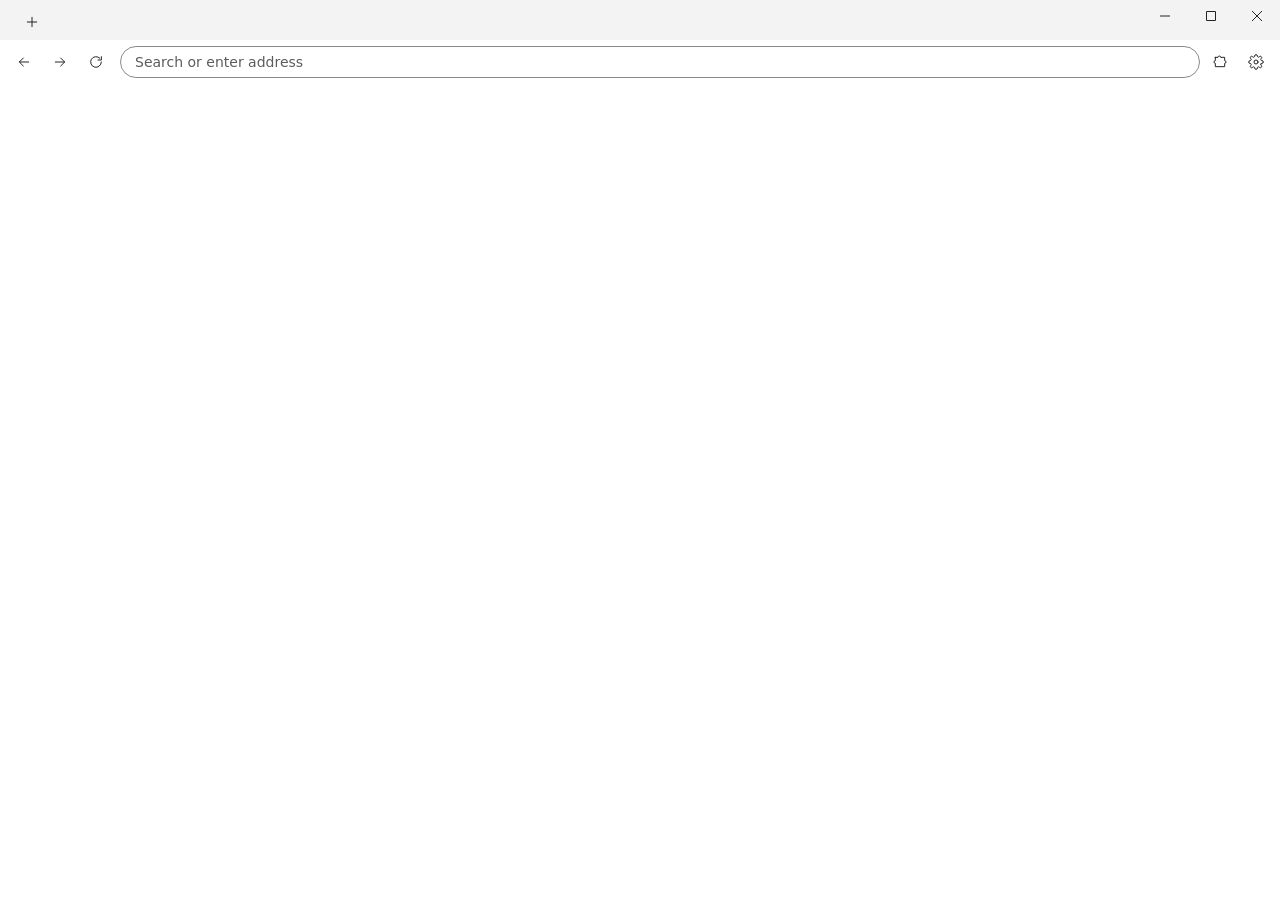
<file: src/index.html>
<!doctype html>
<html lang="en">
<head>
  <meta charset="utf-8">
  <meta name="viewport" content="width=device-width, initial-scale=1">
  <title>Kbrowser</title>
  <link rel="stylesheet" href="style.css">
</head>
<body>
  <div id="strip" data-tauri-drag-region>
    <div id="tabs" role="tablist" aria-label="Browser tabs"></div>
    <button id="new" class="icon" title="New tab (Ctrl+T)" aria-label="New tab">
      <svg viewBox="0 0 24 24" aria-hidden="true" focusable="false"><path d="M12 5v14M5 12h14"/></svg>
    </button>
    <div id="spacer" data-tauri-drag-region></div>
    <div id="controls">
      <button id="win-min" class="cap" title="Minimize" aria-label="Minimize"><svg viewBox="0 0 10 10" aria-hidden="true" focusable="false"><path d="M0 5h10"/></svg></button>
      <button id="win-max" class="cap" title="Maximize" aria-label="Maximize"><svg viewBox="0 0 10 10" aria-hidden="true" focusable="false"><path d="M.5.5h9v9h-9z"/></svg></button>
      <button id="win-close" class="cap close-win" title="Close" aria-label="Close"><svg viewBox="0 0 10 10" aria-hidden="true" focusable="false"><path d="M0 0l10 10M10 0L0 10"/></svg></button>
    </div>
  </div>
  <div id="bar">
    <button id="back" class="icon" title="Back (Alt+Left)" aria-label="Back">
      <svg viewBox="0 0 24 24" aria-hidden="true" focusable="false"><path d="M19 12H5m6-6-6 6 6 6"/></svg>
    </button>
    <button id="fwd" class="icon" title="Forward (Alt+Right)" aria-label="Forward">
      <svg viewBox="0 0 24 24" aria-hidden="true" focusable="false"><path d="M5 12h14m-6-6 6 6-6 6"/></svg>
    </button>
    <button id="reload" class="icon" title="Reload (Ctrl+R)" aria-label="Reload">
      <svg viewBox="0 0 24 24" aria-hidden="true" focusable="false"><path d="M20 12a8 8 0 1 1-2.3-5.7M20 4v5h-5"/></svg>
    </button>
    <input id="addr" type="text" role="combobox" aria-autocomplete="list" aria-expanded="false" aria-controls="suggest" spellcheck="false" autocomplete="off" placeholder="Search or enter address" aria-label="Address">
    <button id="add" class="primary" hidden>Add to browser</button>
    <button id="ext" class="icon" title="Extensions" aria-label="Extensions">
      <svg viewBox="0 0 24 24" aria-hidden="true" focusable="false"><path d="M5 5h4a2 2 0 1 1 4 0h6v5a2 2 0 1 1 0 4v5H5v-5a2 2 0 1 1 0-4V5z"/></svg>
    </button>
    <button id="settings" class="icon" title="Settings (Ctrl+,)" aria-label="Settings">
      <svg viewBox="0 0 24 24" aria-hidden="true" focusable="false"><circle cx="12" cy="12" r="3"/><path d="M19.4 15a1.7 1.7 0 0 0 .3 1.8l.1.1a2 2 0 1 1-2.8 2.8l-.1-.1a1.7 1.7 0 0 0-1.8-.3 1.7 1.7 0 0 0-1 1.5V21a2 2 0 1 1-4 0v-.1a1.7 1.7 0 0 0-1.1-1.5 1.7 1.7 0 0 0-1.8.3l-.1.1a2 2 0 1 1-2.8-2.8l.1-.1a1.7 1.7 0 0 0 .3-1.8 1.7 1.7 0 0 0-1.5-1H3a2 2 0 1 1 0-4h.1a1.7 1.7 0 0 0 1.5-1.1 1.7 1.7 0 0 0-.3-1.8l-.1-.1a2 2 0 1 1 2.8-2.8l.1.1a1.7 1.7 0 0 0 1.8.3H9a1.7 1.7 0 0 0 1-1.5V3a2 2 0 1 1 4 0v.1a1.7 1.7 0 0 0 1 1.5 1.7 1.7 0 0 0 1.8-.3l.1-.1a2 2 0 1 1 2.8 2.8l-.1.1a1.7 1.7 0 0 0-.3 1.8V9a1.7 1.7 0 0 0 1.5 1H21a2 2 0 1 1 0 4h-.1a1.7 1.7 0 0 0-1.5 1z"/></svg>
    </button>
  </div>
  <div id="suggest" role="listbox" aria-label="History suggestions" hidden></div>
  <div id="progress"></div>
  <script src="app.js"></script>
</body>
</html>
</file>
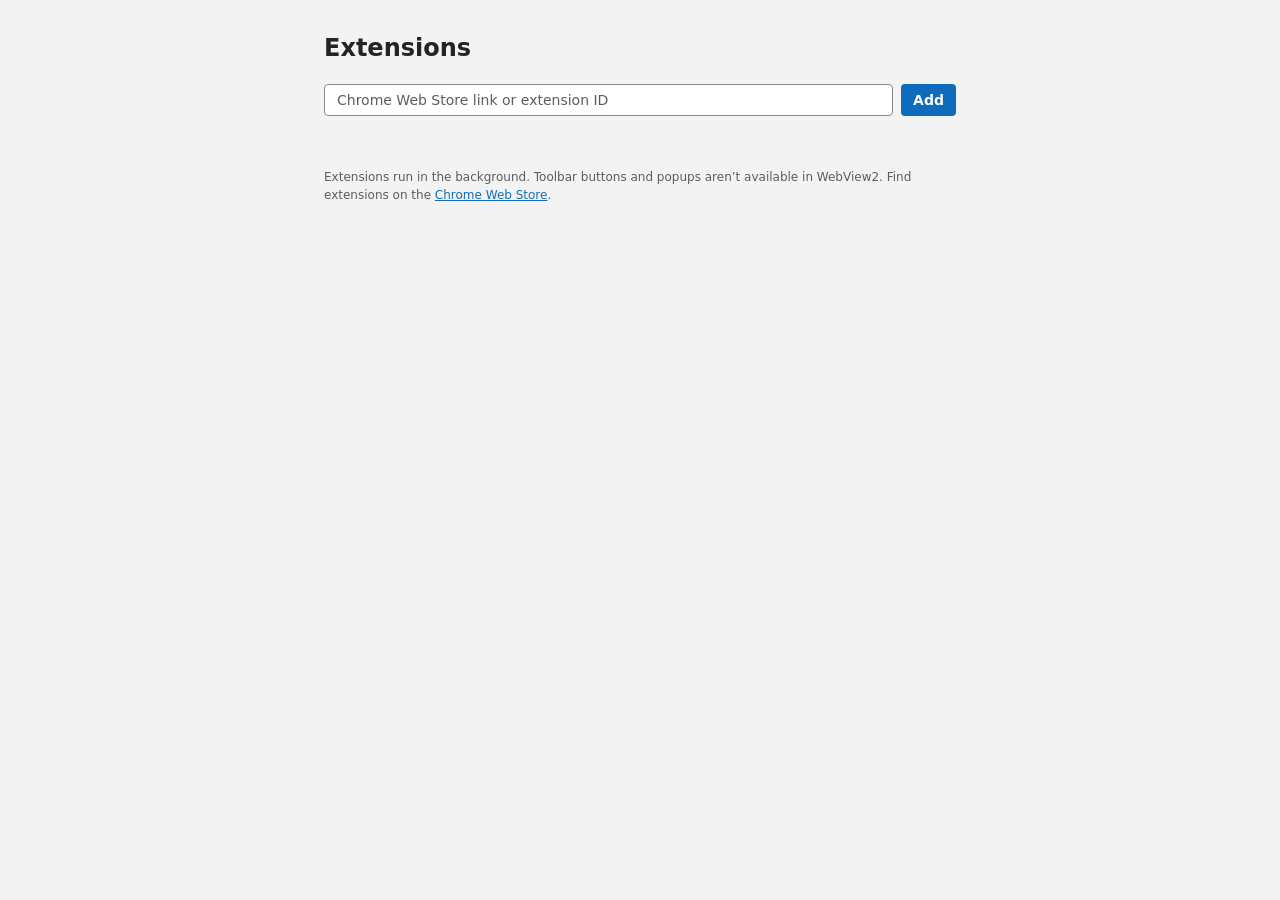
<file: src/extensions.html>
<!doctype html>
<html lang="en">
<head>
  <meta charset="utf-8">
  <meta name="viewport" content="width=device-width, initial-scale=1">
  <title>Extensions</title>
  <link rel="stylesheet" href="style.css">
</head>
<body class="page">
  <main>
    <h1>Extensions</h1>
    <div id="banner" class="banner" hidden>
      <span>Some extensions couldn’t start right away. Restart the browser to finish.</span>
      <button id="restart" class="primary">Restart now</button>
    </div>
    <form id="addform">
      <label for="src" class="sr-only">Chrome Web Store link or extension ID</label>
      <input id="src" type="text" spellcheck="false" autocomplete="off" placeholder="Chrome Web Store link or extension ID">
      <button class="primary" type="submit">Add</button>
    </form>
    <p id="msg" role="status" aria-live="polite"></p>
    <ul id="list"></ul>
    <p class="hint">Extensions run in the background. Toolbar buttons and popups aren’t available in WebView2. Find extensions on the <a href="https://chromewebstore.google.com">Chrome Web Store</a>.</p>
  </main>
  <script src="ext.js"></script>
</body>
</html>
</file>
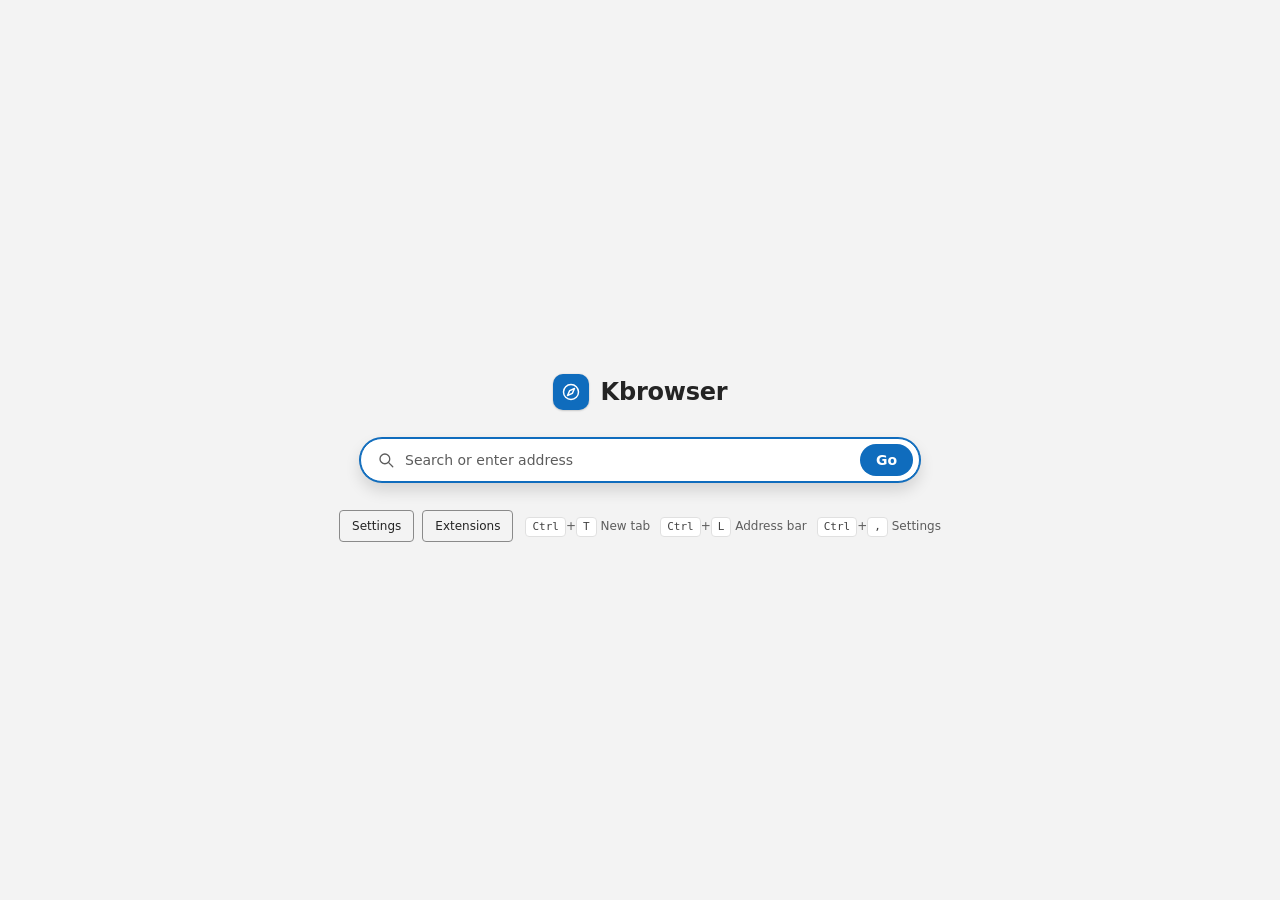
<file: src/new.html>
<!doctype html>
<html lang="en">
<head>
  <meta charset="utf-8">
  <meta name="viewport" content="width=device-width, initial-scale=1">
  <title>New Tab</title>
  <link rel="stylesheet" href="style.css">
</head>
<body class="newtab">
  <main class="newtab-shell">
    <div class="newtab-brand">
      <div class="newtab-logo" aria-hidden="true">
        <svg viewBox="0 0 24 24" aria-hidden="true" focusable="false">
          <circle cx="12" cy="12" r="9"/>
          <path d="M16.2 7.8l-2.6 5.8-5.8 2.6 2.6-5.8 5.8-2.6z"/>
        </svg>
      </div>
      <h1>Kbrowser</h1>
    </div>

    <form id="new-search" class="search-pill" role="search">
      <svg viewBox="0 0 24 24" aria-hidden="true" focusable="false"><circle cx="10.5" cy="10.5" r="6.5"/><path d="M15.5 15.5 21 21"/></svg>
      <label for="q" class="sr-only">Search or enter address</label>
      <input id="q" type="text" spellcheck="false" autocomplete="off" placeholder="Search or enter address" autofocus>
      <button class="primary" type="submit">Go</button>
    </form>

    <section id="recent-wrap" aria-label="Recent sites" hidden>
      <h2 class="recent-head">Recent sites</h2>
      <div id="recent" class="recent-grid"></div>
    </section>

    <footer class="newtab-footer">
      <div class="newtab-actions">
        <button id="open-settings" class="subtle" type="button">Settings</button>
        <button id="open-extensions" class="subtle" type="button">Extensions</button>
      </div>
      <div class="kbd-hints" aria-hidden="true">
        <span><kbd>Ctrl</kbd>+<kbd>T</kbd> New tab</span>
        <span><kbd>Ctrl</kbd>+<kbd>L</kbd> Address bar</span>
        <span><kbd>Ctrl</kbd>+<kbd>,</kbd> Settings</span>
      </div>
    </footer>
  </main>
  <script src="new.js"></script>
</body>
</html>
</file>
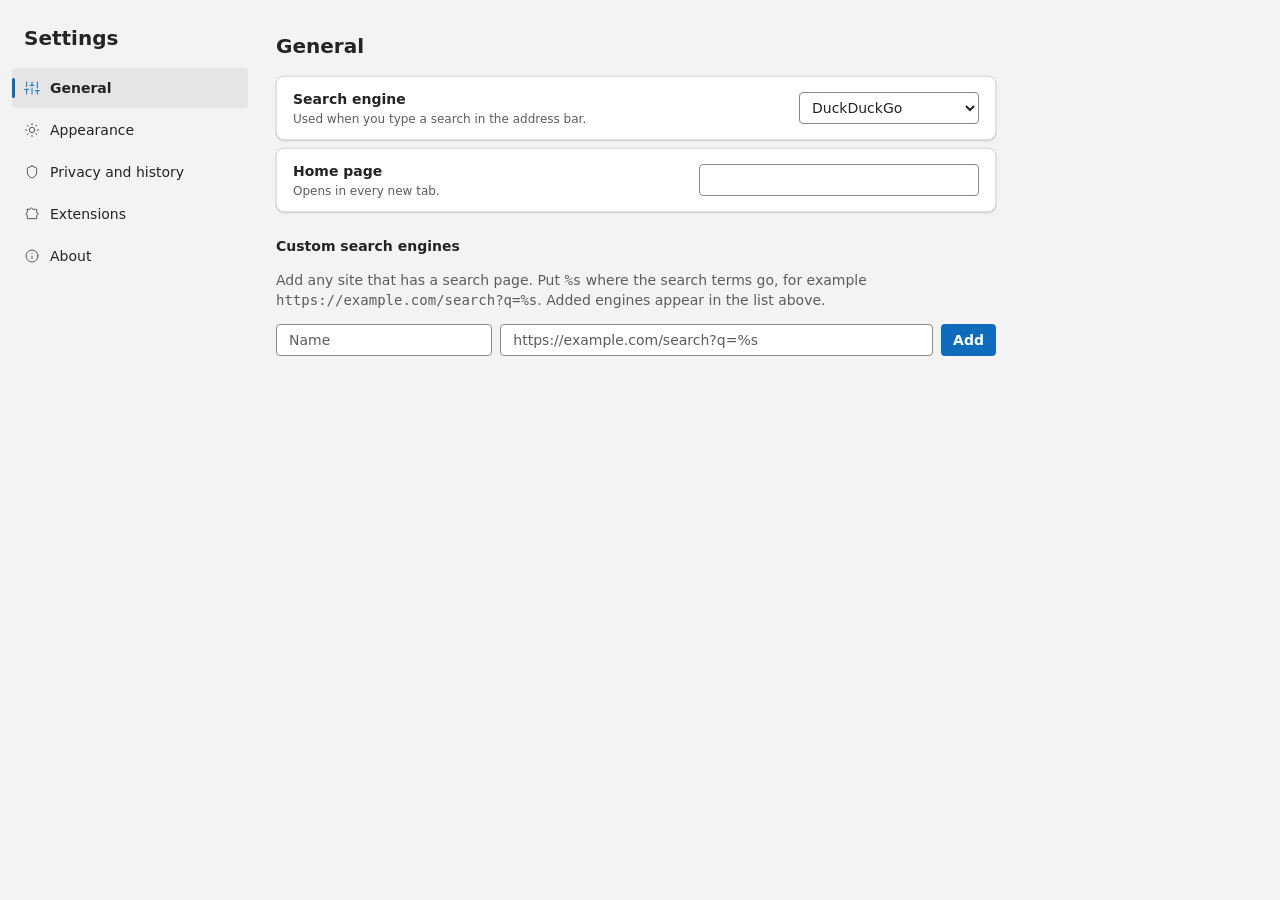
<file: src/settings.html>
<!doctype html>
<html lang="en">
<head>
  <meta charset="utf-8">
  <meta name="viewport" content="width=device-width, initial-scale=1">
  <title>Settings</title>
  <link rel="stylesheet" href="style.css">
</head>
<body class="settings">
  <nav id="nav" aria-label="Settings sections">
    <h1>Settings</h1>
    <button class="navitem" data-pane="general" aria-current="page">
      <svg viewBox="0 0 24 24" aria-hidden="true" focusable="false"><path d="M4 21v-7M4 10V3M12 21v-9M12 8V3M20 21v-5M20 12V3M1 14h6M9 8h6M17 16h6"/></svg>
      <span>General</span>
    </button>
    <button class="navitem" data-pane="appearance">
      <svg viewBox="0 0 24 24" aria-hidden="true" focusable="false"><circle cx="12" cy="12" r="4"/><path d="M12 2v2M12 20v2M4.93 4.93l1.41 1.41M17.66 17.66l1.41 1.41M2 12h2M20 12h2M4.93 19.07l1.41-1.41M17.66 6.34l1.41-1.41"/></svg>
      <span>Appearance</span>
    </button>
    <button class="navitem" data-pane="privacy">
      <svg viewBox="0 0 24 24" aria-hidden="true" focusable="false"><path d="M12 3l7 3v6c0 5-3.5 8-7 9-3.5-1-7-4-7-9V6l7-3z"/></svg>
      <span>Privacy and history</span>
    </button>
    <button class="navitem" data-pane="extensions">
      <svg viewBox="0 0 24 24" aria-hidden="true" focusable="false"><path d="M5 5h4a2 2 0 1 1 4 0h6v5a2 2 0 1 1 0 4v5H5v-5a2 2 0 1 1 0-4V5z"/></svg>
      <span>Extensions</span>
    </button>
    <button class="navitem" data-pane="about">
      <svg viewBox="0 0 24 24" aria-hidden="true" focusable="false"><circle cx="12" cy="12" r="9"/><path d="M12 16v-4M12 8h.01"/></svg>
      <span>About</span>
    </button>
  </nav>

  <main id="content">
    <section class="pane" id="pane-general">
      <h2>General</h2>
      <div class="card">
        <div class="label"><strong>Search engine</strong><span>Used when you type a search in the address bar.</span></div>
        <select id="search" class="field" aria-label="Search engine">
          <option value="duckduckgo">DuckDuckGo</option>
          <option value="google">Google</option>
          <option value="bing">Bing</option>
          <option value="brave">Brave Search</option>
          <option value="ecosia">Ecosia</option>
        </select>
      </div>
      <div class="card">
        <div class="label"><strong>Home page</strong><span>Opens in every new tab.</span></div>
        <input id="home" class="field wide" type="text" spellcheck="false" autocomplete="off" aria-label="Home page">
      </div>

      <h3 class="group">Custom search engines</h3>
      <p class="empty">Add any site that has a search page. Put <code>%s</code> where the search terms go, for example <code>https://example.com/search?q=%s</code>. Added engines appear in the list above.</p>
      <div id="elist"></div>
      <form id="eform" class="engine-add">
        <label for="ename" class="sr-only">Search engine name</label>
        <input id="ename" class="field" type="text" spellcheck="false" autocomplete="off" placeholder="Name">
        <label for="eurl" class="sr-only">Search URL containing %s</label>
        <input id="eurl" class="field" type="text" spellcheck="false" autocomplete="off" placeholder="https://example.com/search?q=%s">
        <button id="eadd" class="primary" type="submit">Add</button>
      </form>
      <p id="emsg" class="empty" role="status" aria-live="polite"></p>
    </section>

    <section class="pane" id="pane-appearance" hidden>
      <h2>Appearance</h2>
      <div class="card">
        <div class="label"><strong>Theme</strong><span>System follows your Windows setting.</span></div>
        <select id="theme" class="field" aria-label="Theme">
          <option value="system">System</option>
          <option value="light">Light</option>
          <option value="dark">Dark</option>
        </select>
      </div>
    </section>

    <section class="pane" id="pane-privacy" hidden>
      <h2>Privacy and history</h2>
      <div class="card">
        <div class="label"><strong>Save session</strong><span>If turned on, reopens tabs on restart.</span></div>
        <button id="savesession" class="switch" role="switch" aria-checked="false" aria-label="Save session"></button>
      </div>
      <div class="card">
        <div class="label"><strong>Save browsing history</strong><span>Pages you visit, including searches, are listed below. Stored only on this device.</span></div>
        <button id="savehist" class="switch" role="switch" aria-checked="true" aria-label="Save browsing history"></button>
      </div>
      <div class="card">
        <div class="label"><strong>Show suggestions</strong><span>Shows suggested terms for the address bar from your browsing history.</span></div>
        <button id="showrec" class="switch" role="switch" aria-checked="true" aria-label="Show suggestions"></button>
      </div>

      <h3 class="group">History</h3>
      <div class="htools">
        <input id="hq" class="field" type="search" spellcheck="false" autocomplete="off" placeholder="Search history" aria-label="Search history">
        <button id="clear" class="subtle">Clear browsing data…</button>
      </div>
      <div id="hlist"></div>
      <p id="hempty" class="empty" hidden></p>
    </section>

    <section class="pane" id="pane-extensions" hidden>
      <h2>Extensions</h2>
      <div class="card">
        <div class="label"><strong>Chrome Web Store</strong><span>Find extensions, then select Add to browser on an extension’s page.</span></div>
        <button id="store" class="subtle">Open Web Store</button>
      </div>
      <div class="card">
        <div class="label"><strong>Manage extensions</strong><span>Add extensions from the Chrome Web Store or remove installed ones.</span></div>
        <button id="manage" class="subtle">Open</button>
      </div>
      <h3 class="group">Installed</h3>
      <div id="xlist"></div>
      <p id="xmsg" class="empty" role="status" aria-live="polite"></p>
    </section>

    <section class="pane" id="pane-about" hidden>
      <h2>About</h2>
      <div class="card">
        <div class="label"><strong>Kbrowser</strong><span>A tabbed browser using Windows WebView2.</span></div>
        <span id="kbrowser-version" class="value"></span>
      </div>
      <div class="card">
        <div class="label"><strong>WebView2 runtime</strong><span>The engine that renders pages and runs extensions.</span></div>
        <span id="wv" class="value">…</span>
      </div>
    </section>
  </main>

  <dialog id="dlg" aria-labelledby="dlg-title">
    <h2 id="dlg-title">Clear browsing history</h2>
    <p>Choose how much history to remove from this device.</p>
    <select id="range" class="field" aria-label="Time range">
      <option value="hour">Last hour</option>
      <option value="day">Last 24 hours</option>
      <option value="week">Last 7 days</option>
      <option value="all" selected>All time</option>
    </select>
    <div class="actions">
      <button id="dlg-cancel" class="subtle">Cancel</button>
      <button id="dlg-ok" class="danger">Clear now</button>
    </div>
  </dialog>

  <script src="settings.js"></script>
</body>
</html>
</file>
<file: src/style.css>
/* Fluent 2 web tokens (neutral + brand + semantic status), light and dark.
   Dark applies for the system dark theme, or when <html data-theme="dark"> is set from Settings;
   data-theme="light" forces light even if the system is dark. */
:root {
  --bg1: #ffffff;
  --bg2: #f9f9f9;
  --bg3: #f3f3f3;
  --bg-input: #ffffff;
  --fg1: #242424;
  --fg2: #424242;
  --fg3: #5c5c5c;
  --stroke: #8a8a8a;
  --stroke2: #e0e0e0;
  --brand: #0f6cbd;
  --brand-bg: #0f6cbd;
  --brand-bg-hover: #115ea3;
  --brand-bg-pressed: #0c3b5e;
  --on-brand: #ffffff;
  --danger: #c42b1c;
  --danger-hover: #b22a1b;
  --danger-pressed: #962216;
  --on-danger: #ffffff;
  --danger-fg: #b12015;
  --danger-subtle: rgba(196, 43, 28, 0.1);
  --ok-fg: #0e6f0e;
  --ok-subtle: rgba(15, 123, 15, 0.12);
  --warn-fg: #8a5000;
  --warn-subtle: rgba(157, 93, 0, 0.12);
  --disabled-bg: rgba(0, 0, 0, 0.04);
  --disabled-fg: #707070;
  --hover: rgba(0, 0, 0, 0.06);
  --pressed: rgba(0, 0, 0, 0.1);
  --shadow-2: 0 0 2px rgba(0, 0, 0, 0.12), 0 1px 2px rgba(0, 0, 0, 0.14);
  --shadow-16: 0 0 2px rgba(0, 0, 0, 0.12), 0 8px 16px rgba(0, 0, 0, 0.14);
  --shadow-64: 0 0 8px rgba(0, 0, 0, 0.12), 0 32px 64px rgba(0, 0, 0, 0.14);
  --r-md: 4px;
  --r-lg: 8px;
  --t-fast: 100ms;
  --t-normal: 150ms;
  --ease-fluent: cubic-bezier(0.33, 0, 0.67, 1);
  color-scheme: light;
}
@media (prefers-color-scheme: dark) {
  :root:not([data-theme="light"]) {
    --bg1: #292929;
    --bg2: #323232;
    --bg3: #1f1f1f;
    --bg-input: #222222;
    --fg1: #ffffff;
    --fg2: #e0e0e0;
    --fg3: #b3b3b3;
    --stroke: #757575;
    --stroke2: #484848;
    --brand: #479ef5;
    --brand-bg: #115ea3;
    --brand-bg-hover: #0f548c;
    --brand-bg-pressed: #0c3b5e;
    --danger: #c42b1c;
    --danger-hover: #d13438;
    --danger-pressed: #a82417;
    --on-danger: #ffffff;
    --danger-fg: #ff99a4;
    --danger-subtle: rgba(244, 113, 116, 0.16);
    --ok-fg: #6ccb5f;
    --ok-subtle: rgba(108, 203, 95, 0.16);
    --warn-fg: #fce100;
    --warn-subtle: rgba(252, 225, 0, 0.14);
    --disabled-bg: rgba(255, 255, 255, 0.05);
    --disabled-fg: #999999;
    --hover: rgba(255, 255, 255, 0.08);
    --pressed: rgba(255, 255, 255, 0.14);
    --shadow-2: 0 0 2px rgba(0, 0, 0, 0.24), 0 1px 2px rgba(0, 0, 0, 0.28);
    --shadow-16: 0 0 2px rgba(0, 0, 0, 0.24), 0 8px 16px rgba(0, 0, 0, 0.32);
    --shadow-64: 0 0 8px rgba(0, 0, 0, 0.24), 0 32px 64px rgba(0, 0, 0, 0.34);
    color-scheme: dark;
  }
}
:root[data-theme="dark"] {
  --bg1: #292929;
  --bg2: #323232;
  --bg3: #1f1f1f;
  --bg-input: #222222;
  --fg1: #ffffff;
  --fg2: #e0e0e0;
  --fg3: #b3b3b3;
  --stroke: #757575;
  --stroke2: #484848;
  --brand: #479ef5;
  --brand-bg: #115ea3;
  --brand-bg-hover: #0f548c;
  --brand-bg-pressed: #0c3b5e;
  --danger: #c42b1c;
  --danger-hover: #d13438;
  --danger-pressed: #a82417;
  --on-danger: #ffffff;
  --danger-fg: #ff99a4;
  --danger-subtle: rgba(244, 113, 116, 0.16);
  --ok-fg: #6ccb5f;
  --ok-subtle: rgba(108, 203, 95, 0.16);
  --warn-fg: #fce100;
  --warn-subtle: rgba(252, 225, 0, 0.14);
  --disabled-bg: rgba(255, 255, 255, 0.05);
  --disabled-fg: #999999;
  --hover: rgba(255, 255, 255, 0.08);
  --pressed: rgba(255, 255, 255, 0.14);
  --shadow-2: 0 0 2px rgba(0, 0, 0, 0.24), 0 1px 2px rgba(0, 0, 0, 0.28);
  --shadow-16: 0 0 2px rgba(0, 0, 0, 0.24), 0 8px 16px rgba(0, 0, 0, 0.32);
  --shadow-64: 0 0 8px rgba(0, 0, 0, 0.24), 0 32px 64px rgba(0, 0, 0, 0.34);
  color-scheme: dark;
}

* { box-sizing: border-box; }
html, body { margin: 0; height: 100%; overflow: hidden; }
body {
  font: 400 12px/16px "Segoe UI Variable Text", "Segoe UI", system-ui, sans-serif;
  color: var(--fg1);
  background: var(--bg1);
  user-select: none;
  cursor: default;
}

.sr-only {
  position: absolute;
  width: 1px;
  height: 1px;
  padding: 0;
  margin: -1px;
  overflow: hidden;
  clip: rect(0, 0, 0, 0);
  white-space: nowrap;
  border: 0;
}

/* Mica: the UI webview is transparent, so the window backdrop shows behind the tab strip.
   (Set by app.js on Windows 11. A dark colour-scheme would paint an opaque canvas, so it is reset.) */
html.mica { background: transparent; color-scheme: normal !important; }
.mica body { background: transparent; }
.mica #strip { background: transparent; }

/* Tab strip */
#strip {
  height: 40px;
  padding: 8px 0 0 8px;
  display: flex;
  align-items: flex-end;
  gap: 2px;
  background: var(--bg3);
}
#tabs {
  display: flex;
  gap: 2px;
  min-width: 0;
  flex: 0 1 auto;
  overflow-x: auto;
  overflow-y: hidden;
  scrollbar-width: none;
  padding: 0 4px;
}
#tabs::-webkit-scrollbar { display: none; }
.tab {
  position: relative;
  display: flex;
  align-items: center;
  gap: 4px;
  width: 200px;
  min-width: 64px;
  height: 32px;
  padding: 0 4px 0 8px;
  border-radius: var(--r-md) var(--r-md) 0 0;
  flex: 0 1 200px;
  transition: background-color var(--t-fast) var(--ease-fluent), color var(--t-fast) var(--ease-fluent);
}
.tab:hover { background: var(--hover); }
.tab.active { background: var(--bg1); z-index: 1; font-weight: 600; }
/* Concave "flares" where the active tab meets the toolbar, like Windows 11 browsers. */
.tab.active::before, .tab.active::after {
  content: ""; position: absolute; bottom: 0; width: 4px; height: 4px; pointer-events: none;
}
.tab.active::before {
  left: -4px;
  background: radial-gradient(circle at 0 0, transparent 3.5px, var(--bg1) 4px);
}
.tab.active::after {
  right: -4px;
  background: radial-gradient(circle at 100% 0, transparent 3.5px, var(--bg1) 4px);
}
.tab-spin {
  display: none;
  width: 12px;
  height: 12px;
  flex: none;
  color: var(--brand);
}
.tab-spin svg {
  width: 12px;
  height: 12px;
  fill: none;
  stroke: currentColor;
  stroke-width: 2;
  stroke-linecap: round;
  animation: spin 0.8s linear infinite;
}
.tab.loading .tab-spin { display: grid; place-items: center; }
@keyframes spin {
  to { transform: rotate(360deg); }
}
.tab .title { flex: 1; min-width: 0; overflow: hidden; text-overflow: ellipsis; white-space: nowrap; }
.tab .close { width: 24px; height: 24px; opacity: 0; }
.tab:hover .close, .tab.active .close, .tab:focus-within .close { opacity: 1; }

/* Icon buttons */
.icon {
  display: grid;
  place-items: center;
  width: 32px;
  height: 32px;
  padding: 0;
  border: 0;
  border-radius: var(--r-md);
  background: transparent;
  color: var(--fg1);
  flex: none;
  transition: background-color var(--t-fast) var(--ease-fluent), color var(--t-fast) var(--ease-fluent), opacity var(--t-fast) var(--ease-fluent);
}
.icon svg {
  width: 16px; height: 16px;
  fill: none; stroke: currentColor; stroke-width: 1.5;
  stroke-linecap: round; stroke-linejoin: round;
}
.icon:hover { background: var(--hover); }
.icon:active { background: var(--pressed); }
.icon:disabled { opacity: 0.4; pointer-events: none; }
.icon:focus-visible, .tab:focus-visible { outline: 2px solid var(--brand); outline-offset: -2px; }
#new { margin-bottom: 4px; width: 28px; height: 28px; }

/* Toolbar */
#bar {
  height: 44px;
  padding: 6px 8px;
  display: flex;
  align-items: center;
  gap: 4px;
  background: var(--bg1);
}
#addr {
  flex: 1;
  min-width: 0;
  height: 32px;
  margin-left: 4px;
  padding: 0 14px;
  font: inherit;
  font-size: 14px;
  color: var(--fg1);
  background: var(--bg-input);
  border: 1px solid var(--stroke);
  border-radius: 16px;
  outline: none;
  user-select: text;
  cursor: text;
  transition: background-color var(--t-fast) var(--ease-fluent), border-color var(--t-fast) var(--ease-fluent), box-shadow var(--t-fast) var(--ease-fluent);
}
#addr:hover { background: var(--bg2); }
#addr::placeholder { color: var(--fg3); }
#addr:focus {
  background: var(--bg1);
  border-color: var(--brand);
  box-shadow: 0 0 0 1px var(--brand);
}

/* Indeterminate progress bar (GPU compositor-accelerated transform) */
#progress {
  position: fixed;
  left: 0; right: 0; top: 82px; /* just above the bottom edge of the 84px chrome */
  height: 2px;
  overflow: hidden;
  opacity: 0;
  transition: opacity var(--t-normal) var(--ease-fluent);
  pointer-events: none;
}
#progress.on { opacity: 1; }
#progress::after {
  content: "";
  position: absolute;
  top: 0; bottom: 0; left: 0;
  width: 30%;
  border-radius: 1px;
  background: var(--brand);
}
#progress.on::after {
  animation: slide 1.4s ease-in-out infinite;
  will-change: transform;
}
@keyframes slide {
  0% { transform: translateX(-100%); }
  100% { transform: translateX(350%); }
}

/* Buttons (Fluent 2: primary, subtle, danger) */
button.primary, button.subtle, button.danger {
  height: 32px; padding: 0 12px; border-radius: var(--r-md);
  font: inherit; font-weight: 600; flex: none; cursor: default;
  transition: background-color var(--t-fast) var(--ease-fluent), color var(--t-fast) var(--ease-fluent), border-color var(--t-fast) var(--ease-fluent), opacity var(--t-fast) var(--ease-fluent);
}
button.primary { border: 0; background: var(--brand-bg); color: var(--on-brand); }
button.primary:hover { background: var(--brand-bg-hover); }
button.primary:active { background: var(--brand-bg-pressed); }
button.primary:disabled { background: var(--disabled-bg); color: var(--disabled-fg); cursor: not-allowed; }
button.subtle { border: 1px solid var(--stroke); background: transparent; color: var(--fg1); font-weight: 400; }
button.subtle:hover { background: var(--hover); }
button.subtle:active { background: var(--pressed); }
button.subtle:disabled { opacity: 0.5; cursor: not-allowed; }
button.subtle.danger-hover:hover:not(:disabled) {
  border-color: var(--danger);
  background: var(--danger-subtle);
  color: var(--danger-fg);
}
button.danger { border: 0; background: var(--danger); color: var(--on-danger); }
button.danger:hover { background: var(--danger-hover); }
button.danger:active { background: var(--danger-pressed); }
button.danger:disabled { opacity: 0.6; cursor: not-allowed; }
button.primary:focus-visible, button.subtle:focus-visible, button.danger:focus-visible {
  outline: 2px solid var(--brand);
  outline-offset: 2px;
}
#add { margin-left: 4px; }
[hidden] { display: none !important; }

/* Semantic badges and feedback text */
.badge {
  display: inline-flex;
  align-items: center;
  gap: 5px;
  padding: 1px 8px;
  border-radius: 999px;
  font-size: 11px;
  line-height: 16px;
  font-weight: 600;
  width: fit-content;
}
.badge::before {
  content: "";
  width: 6px;
  height: 6px;
  border-radius: 50%;
  background: currentColor;
  flex: none;
}
.badge.ok { background: var(--ok-subtle); color: var(--ok-fg); }
.badge.pending { background: var(--warn-subtle); color: var(--warn-fg); }
.msg-error { color: var(--danger-fg) !important; }
.msg-ok { color: var(--ok-fg) !important; }

/* about:extensions page */
body.page {
  overflow: auto;
  background: var(--bg3);
  font-size: 14px;
  line-height: 20px;
  user-select: text;
  cursor: auto;
  scroll-padding-top: 16px;
}
body.page main { max-width: 680px; margin: 0 auto; padding: 32px 24px; }
body.page h1 { margin: 0 0 20px; font-size: 24px; line-height: 32px; font-weight: 600; }
.banner {
  display: flex; align-items: center; justify-content: space-between; gap: 12px;
  margin-bottom: 16px; padding: 10px 12px 10px 16px;
  background: var(--bg1);
  border: 1px solid var(--stroke2);
  border-left: 4px solid var(--brand);
  border-radius: var(--r-md);
  box-shadow: var(--shadow-2);
}
#addform { display: flex; gap: 8px; }
#addform input { flex: 1; min-width: 0; }
#src {
  height: 32px; padding: 0 12px; font: inherit; color: var(--fg1); background: var(--bg-input);
  border: 1px solid var(--stroke); border-radius: var(--r-md); outline: none;
  transition: border-color var(--t-fast) var(--ease-fluent), box-shadow var(--t-fast) var(--ease-fluent);
}
#src::placeholder { color: var(--fg3); }
#src:focus { border-color: var(--brand); box-shadow: 0 0 0 1px var(--brand); }
#msg { min-height: 20px; margin: 8px 0 16px; color: var(--fg3); }
#list { margin: 0; padding: 0; list-style: none; }
#list li {
  display: flex; align-items: center; justify-content: space-between; gap: 12px;
  padding: 12px 16px; margin-bottom: 8px;
  background: var(--bg1); border: 1px solid var(--stroke2); border-radius: var(--r-lg);
  box-shadow: var(--shadow-2);
  transition: border-color var(--t-fast) var(--ease-fluent);
}
#list li:hover { border-color: var(--stroke); }
#list li.empty { display: block; color: var(--fg3); }
.ext-text { display: flex; flex-direction: column; gap: 4px; min-width: 0; }
.ext-text strong { font-weight: 600; overflow: hidden; text-overflow: ellipsis; white-space: nowrap; }
.ext-meta { display: flex; align-items: center; gap: 8px; flex-wrap: wrap; color: var(--fg3); font-size: 12px; line-height: 16px; }
.hint { margin-top: 24px; color: var(--fg3); font-size: 12px; line-height: 18px; }
body.page a { color: var(--brand); cursor: pointer; }
body.page a:focus-visible { outline: 2px solid var(--brand); outline-offset: 2px; border-radius: 2px; }
.actions { display: flex; gap: 8px; flex: none; }

/* Custom window frame: the strip is the title bar */
#spacer { flex: 1; align-self: stretch; min-width: 24px; }
#controls { display: flex; align-self: flex-start; height: 32px; margin: -8px 0 0 8px; }
.cap {
  display: grid; place-items: center;
  width: 46px; height: 32px; padding: 0;
  border: 0; border-radius: 0;
  background: transparent; color: var(--fg1);
  transition: background-color var(--t-fast) var(--ease-fluent), color var(--t-fast) var(--ease-fluent);
}
.cap svg { width: 10px; height: 10px; fill: none; stroke: currentColor; stroke-width: 1; }
.cap:hover { background: var(--hover); }
.cap:active { background: var(--pressed); }
.cap.close-win:hover { background: var(--danger); color: var(--on-danger); }
.cap.close-win:active { background: var(--danger-pressed); color: var(--on-danger); }
.cap:focus-visible { outline: 2px solid var(--brand); outline-offset: -2px; }

/* ---------- about:settings (Fluent 2 navigation + cards) ---------- */
body.settings {
  display: flex;
  background: var(--bg3);
  font-size: 14px;
  line-height: 20px;
}
#nav { width: 260px; flex: none; padding: 16px 12px; overflow: auto; }
#nav h1 { margin: 8px 12px 16px; font-size: 20px; line-height: 28px; font-weight: 600; }
.navitem {
  position: relative;
  display: flex; align-items: center; gap: 10px;
  width: 100%; height: 40px; margin-bottom: 2px; padding: 0 12px;
  border: 0; border-radius: var(--r-md);
  background: transparent; color: var(--fg1);
  font: inherit; font-size: 14px; text-align: left; cursor: default;
  transition: background-color var(--t-fast) var(--ease-fluent), color var(--t-fast) var(--ease-fluent);
}
.navitem svg {
  width: 16px; height: 16px; flex: none;
  fill: none; stroke: currentColor; stroke-width: 1.5;
  stroke-linecap: round; stroke-linejoin: round;
  color: var(--fg3);
}
.navitem:hover { background: var(--hover); }
.navitem:active { background: var(--pressed); }
.navitem[aria-current="page"] { background: var(--hover); font-weight: 600; }
.navitem[aria-current="page"] svg { color: var(--brand); }
.navitem[aria-current="page"]::before {
  content: ""; position: absolute; left: 0; top: 10px; bottom: 10px;
  width: 3px; border-radius: 2px; background: var(--brand);
}
.navitem:focus-visible { outline: 2px solid var(--brand); outline-offset: -2px; }

#content { flex: 1; min-width: 0; overflow: auto; padding: 24px 40px 48px 16px; scroll-padding-top: 16px; }
.pane { max-width: 720px; }
.pane h2 { margin: 8px 0 16px; font-size: 20px; line-height: 28px; font-weight: 600; }
.pane h3.group { margin: 24px 0 8px; font-size: 14px; line-height: 20px; font-weight: 600; }

.card {
  display: flex; align-items: center; justify-content: space-between; gap: 16px;
  min-height: 64px; margin-bottom: 8px; padding: 12px 16px;
  background: var(--bg1); border: 1px solid var(--stroke2); border-radius: var(--r-lg);
  box-shadow: var(--shadow-2);
  transition: border-color var(--t-fast) var(--ease-fluent);
}
.card .label { display: flex; flex-direction: column; gap: 2px; min-width: 0; }
.card .label strong { font-weight: 600; overflow: hidden; text-overflow: ellipsis; white-space: nowrap; }
.card .label > span { color: var(--fg3); font-size: 12px; line-height: 16px; }
.card .value { color: var(--fg2); font-variant-numeric: tabular-nums; }

/* Inputs and dropdowns */
.field {
  height: 32px; padding: 0 12px;
  font: inherit; font-size: 14px; color: var(--fg1); background: var(--bg-input);
  border: 1px solid var(--stroke); border-radius: var(--r-md);
  outline: none; user-select: text; cursor: text;
  transition: border-color var(--t-fast) var(--ease-fluent), box-shadow var(--t-fast) var(--ease-fluent);
}
.field::placeholder { color: var(--fg3); }
.field:focus { border-color: var(--brand); box-shadow: 0 0 0 1px var(--brand); }
select.field { min-width: 180px; padding: 0 8px; cursor: default; }
input.field[type="text"].wide { width: min(280px, 100%); }

/* Switch */
.switch {
  position: relative; flex: none; width: 40px; height: 20px; padding: 0;
  border: 1px solid var(--fg3); border-radius: 10px; background: transparent; cursor: default;
  transition: background-color var(--t-normal) var(--ease-fluent), border-color var(--t-normal) var(--ease-fluent);
}
.switch::after {
  content: ""; position: absolute; top: 3px; left: 3px; width: 12px; height: 12px;
  border-radius: 50%; background: var(--fg3);
  transition: transform var(--t-normal) var(--ease-fluent), background-color var(--t-normal) var(--ease-fluent);
}
.switch[aria-checked="true"] { background: var(--brand-bg); border-color: var(--brand-bg); }
.switch[aria-checked="true"]::after { transform: translateX(20px); background: var(--on-brand); }
.switch[aria-checked="true"]:hover { background: var(--brand-bg-hover); border-color: var(--brand-bg-hover); }
.switch:focus-visible { outline: 2px solid var(--brand); outline-offset: 2px; }

/* History */
.htools { display: flex; gap: 8px; margin-bottom: 12px; }
.htools .field { flex: 1; min-width: 0; }
#hlist {
  background: var(--bg1); border: 1px solid var(--stroke2); border-radius: var(--r-lg);
  box-shadow: var(--shadow-2); overflow: hidden;
}
#hlist:empty { display: none; }
.day {
  margin: 0; padding: 8px 16px; font-size: 12px; line-height: 16px; font-weight: 600;
  color: var(--fg2); background: var(--bg3);
}
.day:not(:first-child) { border-top: 1px solid var(--stroke2); }
/* content-visibility: the engine skips layout/paint for rows outside the viewport,
   so a 1,000-row history costs about the same as the ~15 visible rows.
   `auto 49px` keeps the scrollbar stable (1px border + 12px padding + 36px text). */
.hrow {
  display: flex; align-items: center; gap: 12px;
  padding: 6px 8px 6px 16px; border-top: 1px solid var(--stroke2);
  content-visibility: auto; contain-intrinsic-size: auto 49px;
  transition: background-color var(--t-fast) var(--ease-fluent);
}
.day + .hrow { border-top: 0; }
.hrow:hover { background: var(--hover); }
.hmain { flex: 1; min-width: 0; display: flex; flex-direction: column; }
.hmain .sub { color: var(--fg3); font-size: 12px; line-height: 16px; overflow: hidden; text-overflow: ellipsis; white-space: nowrap; }
button.link {
  align-self: flex-start; max-width: 100%; padding: 0; border: 0; background: none;
  font: inherit; font-size: 14px; color: var(--fg1); text-align: left; cursor: pointer;
  overflow: hidden; text-overflow: ellipsis; white-space: nowrap;
}
button.link:hover { color: var(--brand); text-decoration: underline; }
button.link:focus-visible { outline: 2px solid var(--brand); outline-offset: 2px; border-radius: 2px; }
.empty { color: var(--fg3); }

/* Dialog */
dialog {
  width: min(400px, calc(100% - 32px)); padding: 24px;
  color: var(--fg1); background: var(--bg1);
  border: 1px solid var(--stroke2); border-radius: var(--r-lg); box-shadow: var(--shadow-64);
}
dialog::backdrop { background: rgba(0, 0, 0, 0.45); }
dialog h2 { margin: 0 0 8px; font-size: 20px; line-height: 28px; font-weight: 600; }
dialog p { margin: 0 0 16px; color: var(--fg3); }
dialog .field { width: 100%; }
dialog .actions { justify-content: flex-end; margin-top: 24px; }

/* ---------- Address-bar suggestions ---------- */
#suggest {
  position: absolute; left: 0; right: 0; top: 84px;
  padding: 4px 8px; overflow: hidden;
  background: var(--bg1); border-top: 1px solid var(--stroke2);
  box-shadow: var(--shadow-16);
}
.srow {
  display: flex; align-items: center; gap: 12px; height: 40px; padding: 0 12px;
  border-radius: var(--r-md); font-size: 14px; line-height: 20px;
  transition: background-color var(--t-fast) var(--ease-fluent);
}
.srow:hover, .srow.sel { background: var(--hover); }
.srow.sel { box-shadow: inset 3px 0 0 var(--brand); }
.sico { display: grid; place-items: center; width: 16px; height: 16px; flex: none; color: var(--fg3); }
.sico svg { width: 16px; height: 16px; fill: none; stroke: currentColor; stroke-width: 1.5; stroke-linecap: round; stroke-linejoin: round; }
.smain { display: flex; align-items: baseline; gap: 8px; min-width: 0; flex: 1; }
.smain > * { overflow: hidden; text-overflow: ellipsis; white-space: nowrap; }
.stitle { flex: 0 1 auto; }
.surl { flex: 0 1 auto; color: var(--fg3); font-size: 12px; }

/* ---------- Custom search engines (settings) ---------- */
.engine-add { display: grid; grid-template-columns: 1fr 2fr auto; gap: 8px; margin: 8px 0; }
.engine-add .field { min-width: 0; }
.card .label span.mono { font-family: "Cascadia Mono", Consolas, monospace; overflow: hidden; text-overflow: ellipsis; white-space: nowrap; }

/* ---------- about:new (Fluent 2 New Tab Page) ---------- */
body.newtab {
  overflow: auto;
  background: var(--bg3);
  font-size: 14px;
  line-height: 20px;
  user-select: text;
  cursor: auto;
}
.newtab-shell {
  min-height: 100%;
  max-width: 720px;
  margin: 0 auto;
  padding: 56px 24px 40px;
  display: flex;
  flex-direction: column;
  align-items: center;
  justify-content: center;
  gap: 28px;
}
.newtab-brand {
  display: flex;
  align-items: center;
  gap: 12px;
}
.newtab-logo {
  width: 36px;
  height: 36px;
  display: grid;
  place-items: center;
  border-radius: 10px;
  background: var(--brand-bg);
  color: var(--on-brand);
  box-shadow: var(--shadow-2);
}
.newtab-logo svg {
  width: 20px;
  height: 20px;
  fill: none;
  stroke: currentColor;
  stroke-width: 1.75;
  stroke-linecap: round;
  stroke-linejoin: round;
}
.newtab-brand h1 {
  margin: 0;
  font-size: 24px;
  line-height: 32px;
  font-weight: 600;
  letter-spacing: -0.01em;
}
.search-pill {
  width: min(560px, 100%);
  display: flex;
  align-items: center;
  gap: 8px;
  height: 44px;
  padding: 0 6px 0 16px;
  background: var(--bg1);
  border: 1px solid var(--stroke);
  border-radius: 22px;
  box-shadow: var(--shadow-2);
  transition: border-color var(--t-fast) var(--ease-fluent), box-shadow var(--t-fast) var(--ease-fluent);
}
.search-pill:focus-within {
  border-color: var(--brand);
  box-shadow: 0 0 0 1px var(--brand), var(--shadow-16);
}
.search-pill svg {
  width: 18px;
  height: 18px;
  flex: none;
  fill: none;
  stroke: currentColor;
  stroke-width: 1.75;
  stroke-linecap: round;
  stroke-linejoin: round;
  color: var(--fg3);
}
.search-pill input {
  flex: 1;
  min-width: 0;
  height: 100%;
  border: 0;
  background: transparent;
  color: var(--fg1);
  font: inherit;
  font-size: 14px;
  outline: none;
}
.search-pill input::placeholder { color: var(--fg3); }
.search-pill button.primary {
  height: 32px;
  border-radius: 16px;
  padding: 0 16px;
}

#recent-wrap {
  width: min(560px, 100%);
  display: flex;
  flex-direction: column;
  gap: 10px;
}
.recent-head {
  margin: 0;
  font-size: 12px;
  line-height: 16px;
  font-weight: 600;
  color: var(--fg3);
  text-transform: uppercase;
  letter-spacing: 0.04em;
}
.recent-grid {
  display: grid;
  grid-template-columns: repeat(auto-fill, minmax(160px, 1fr));
  gap: 10px;
}
.quick-tile {
  display: flex;
  align-items: center;
  gap: 10px;
  padding: 12px;
  border: 1px solid var(--stroke2);
  border-radius: var(--r-lg);
  background: var(--bg1);
  color: var(--fg1);
  font: inherit;
  text-align: left;
  cursor: pointer;
  box-shadow: var(--shadow-2);
  transition: background-color var(--t-fast) var(--ease-fluent), border-color var(--t-fast) var(--ease-fluent);
}
.quick-tile:hover { background: var(--bg2); border-color: var(--stroke); }
.quick-tile:active { background: var(--pressed); }
.quick-tile:focus-visible { outline: 2px solid var(--brand); outline-offset: 2px; }
.tile-badge {
  width: 32px;
  height: 32px;
  border-radius: var(--r-md);
  display: grid;
  place-items: center;
  flex: none;
  background: var(--bg3);
  border: 1px solid var(--stroke2);
  color: var(--brand);
  font-weight: 600;
  font-size: 14px;
}
.tile-text {
  display: flex;
  flex-direction: column;
  min-width: 0;
}
.tile-title {
  font-size: 13px;
  line-height: 18px;
  font-weight: 600;
  overflow: hidden;
  text-overflow: ellipsis;
  white-space: nowrap;
}
.tile-host {
  font-size: 12px;
  line-height: 16px;
  color: var(--fg3);
  overflow: hidden;
  text-overflow: ellipsis;
  white-space: nowrap;
}

.newtab-footer {
  display: flex;
  flex-wrap: wrap;
  align-items: center;
  justify-content: center;
  gap: 12px;
  color: var(--fg3);
  font-size: 12px;
}
.newtab-actions { display: flex; gap: 8px; }
.kbd-hints { display: flex; align-items: center; gap: 10px; flex-wrap: wrap; justify-content: center; }
kbd {
  display: inline-block;
  padding: 1px 6px;
  border-radius: var(--r-md);
  border: 1px solid var(--stroke2);
  background: var(--bg1);
  color: var(--fg2);
  font-family: "Cascadia Mono", Consolas, monospace;
  font-size: 11px;
  line-height: 16px;
}

/* ---------- Responsive (640px min window width) ---------- */
@media (max-width: 760px) {
  #nav { width: 210px; }
  #content { padding: 20px 24px 40px 12px; }
}
@media (max-width: 680px) {
  body.settings { flex-direction: column; }
  #nav {
    width: 100%;
    flex: none;
    display: flex;
    flex-wrap: wrap;
    align-items: center;
    gap: 4px;
    padding: 10px 12px;
    border-bottom: 1px solid var(--stroke2);
  }
  #nav h1 { width: 100%; margin: 4px 8px 6px; }
  .navitem { width: auto; height: 34px; padding: 0 12px; margin-bottom: 0; }
  .navitem[aria-current="page"]::before {
    left: 10px; right: 10px; top: auto; bottom: 0; width: auto; height: 2px;
  }
  #content { padding: 16px 20px 32px; }
  .card { flex-wrap: wrap; }
  .engine-add { grid-template-columns: 1fr; }
}

/* ---------- Reduced motion ---------- */
@media (prefers-reduced-motion: reduce) {
  *, *::before, *::after {
    transition-duration: 0.01ms !important;
    animation-duration: 0.01ms !important;
  }
  #progress::after { animation: none; transform: none; left: 0; width: 100%; opacity: 0.6; }
  .tab-spin svg { animation: none; }
}
</file>
